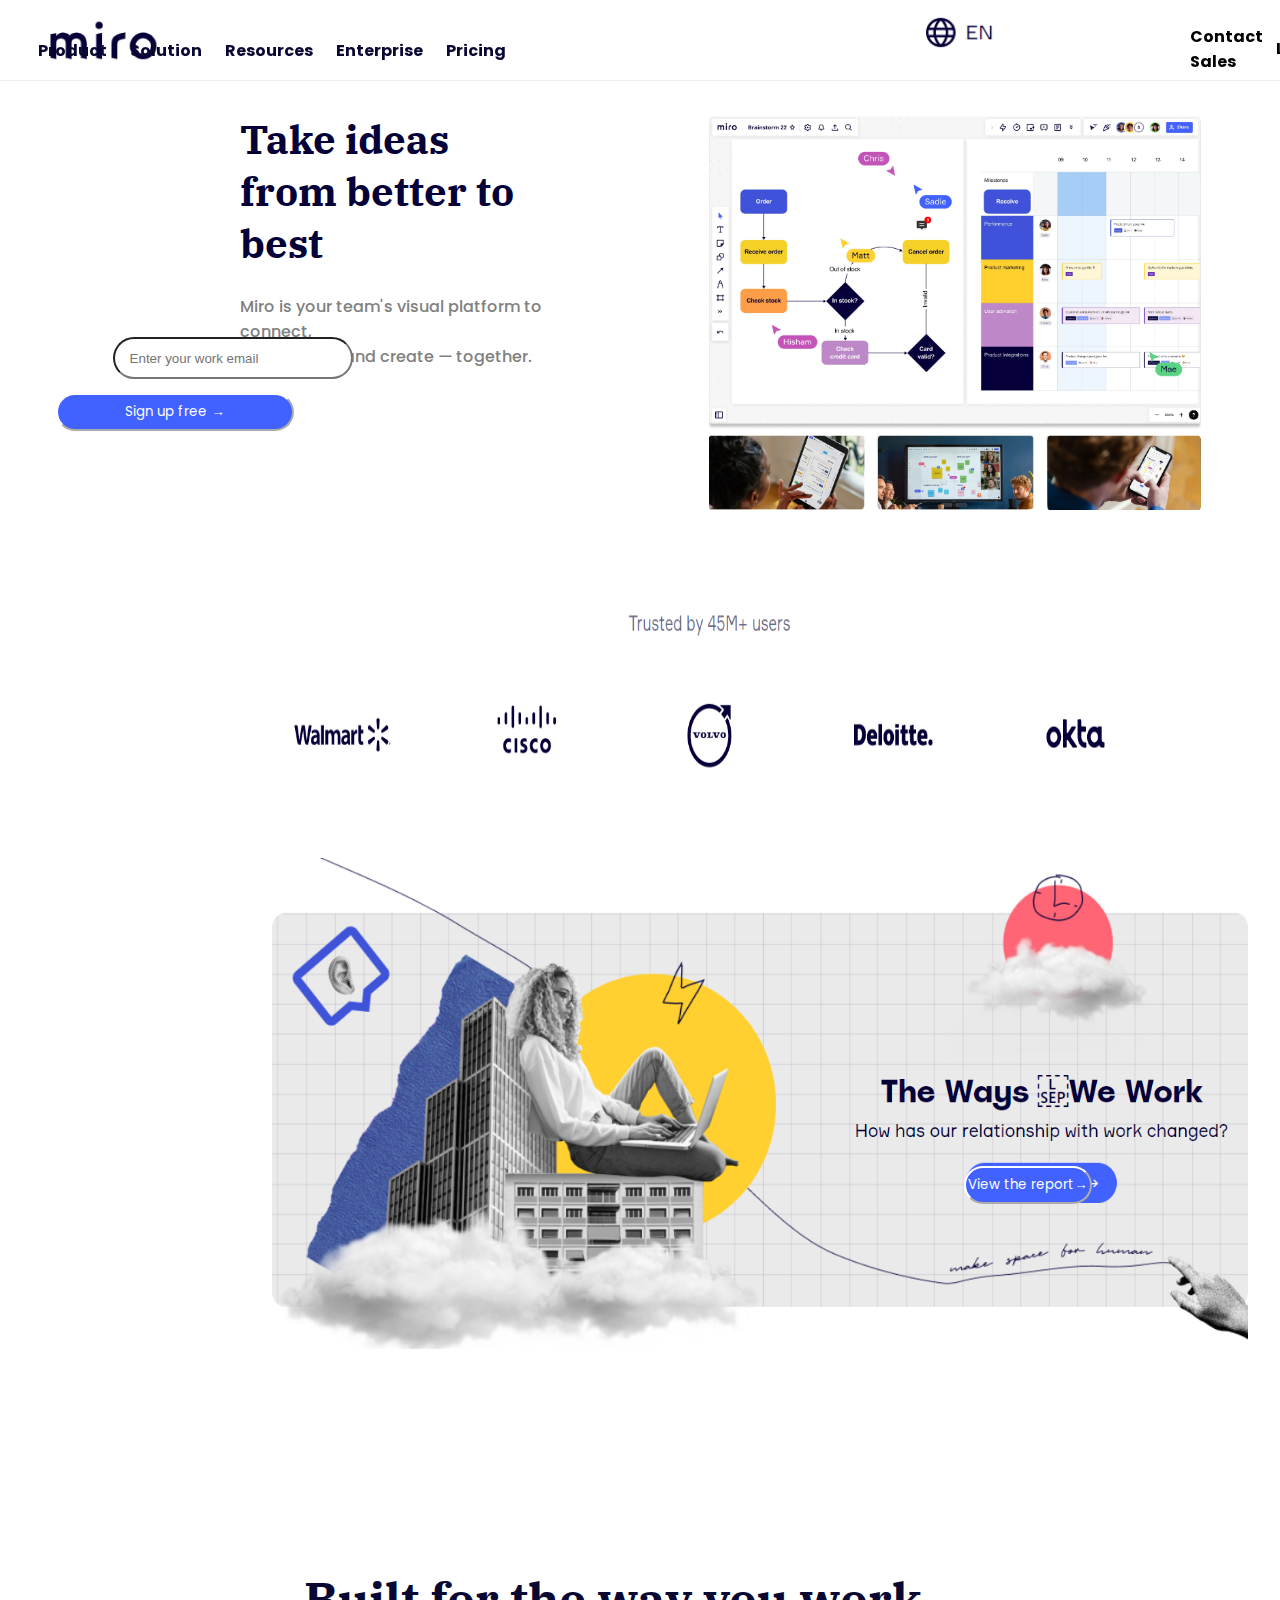
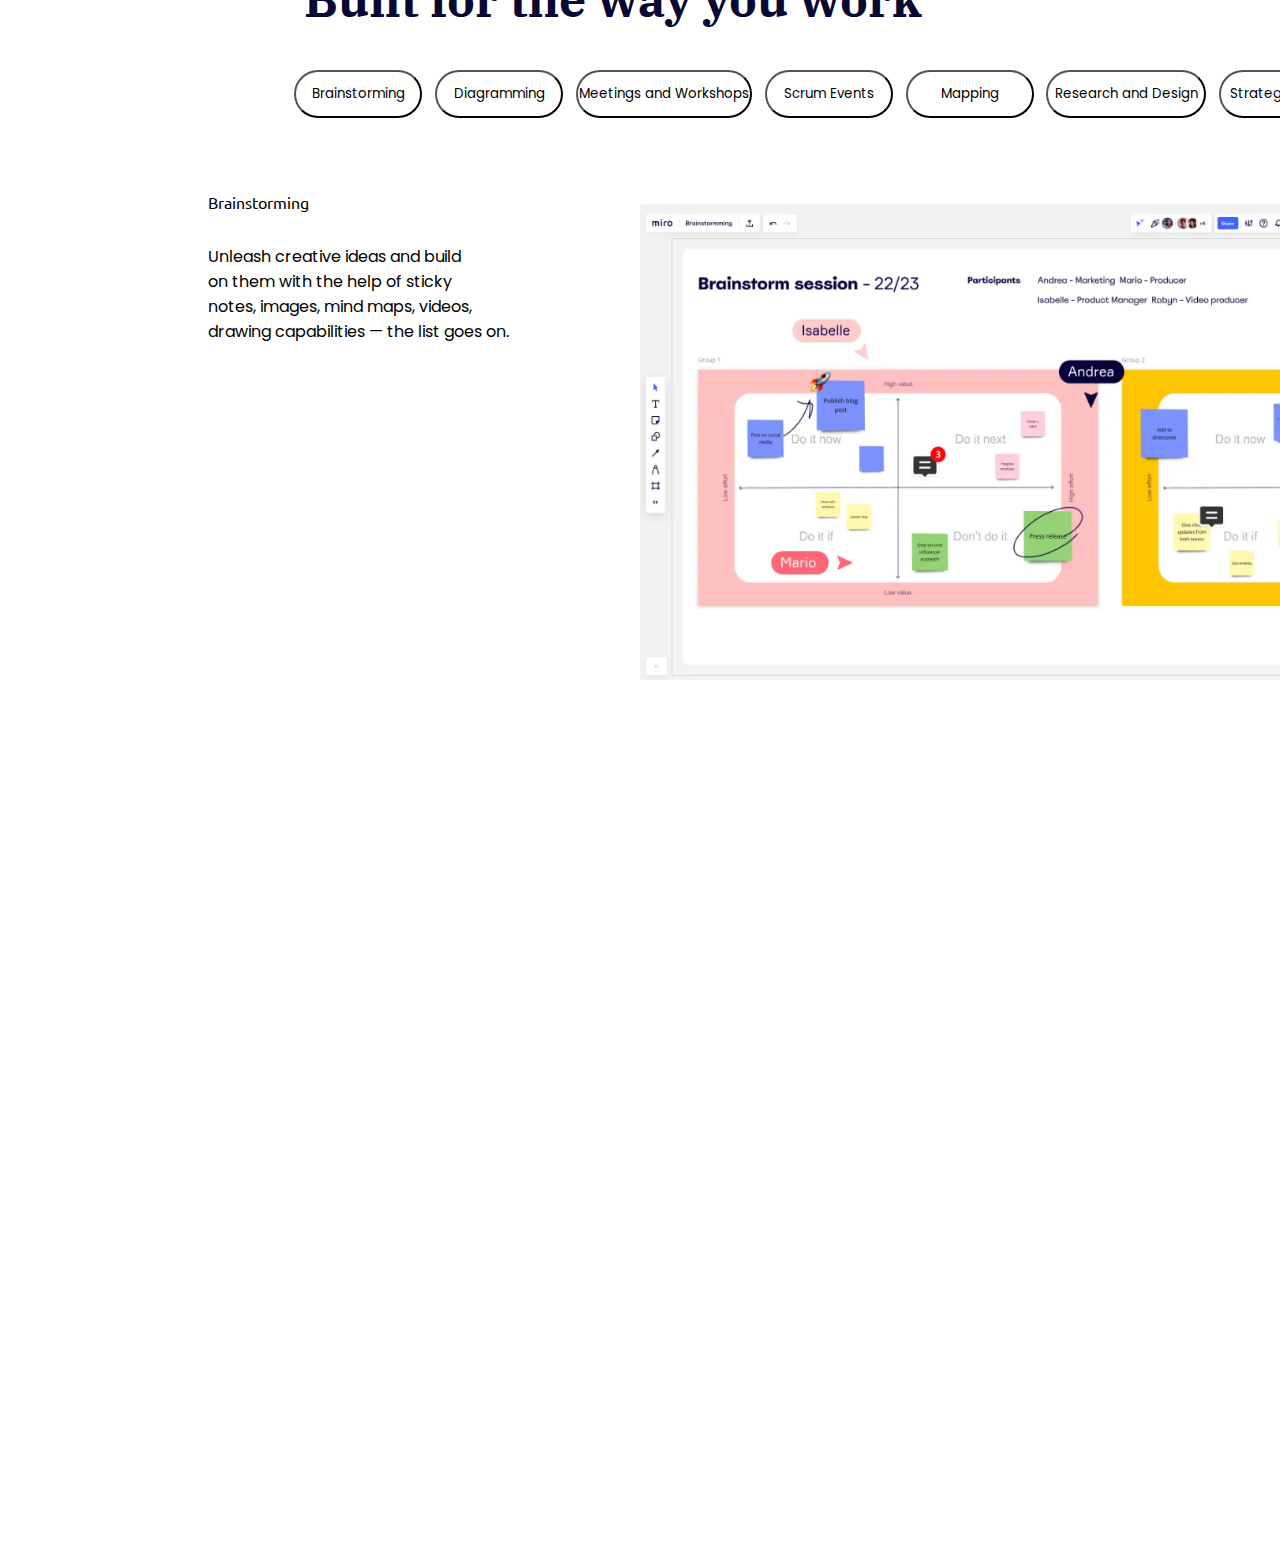
<file: index.html>
<!DOCTYPE html>
<html lang="en">

<head>
    <meta charset="UTF-8">
    <meta http-equiv="X-UA-Compatible" content="IE=edge">
    <meta name="viewport" content="width=device-width, initial-scale=1.0">
    <title>Miro</title>
    <link rel="stylesheet" href="style.css">
    <link rel="stylesheet" href="utility.css">
</head>

<body class="">
    <div class="container ">
        <header class="head ">

            <img class="logo" src="images/miro.png" alt="miro">
            <ul class="top flex items-center justify-center bold">
                <li>Product</li>
                <li>Solution</li>
                <li>Resources</li>
                <li>Enterprise</li>
                <li>Pricing</li>
            </ul>
            <nav class="left">
                <img src="images/eng.png" alt="language">
                <ul class="topleft bold flex items-center justify-center">
                    <li>Contact Sales</li>
                    <li>Login</li>
                    <li><button class="btn bold"> <a target="_blank" class="link" href="index2.html">Sign up free
                                <span>&#8594;</span></a></button></li>
                </ul>
            </nav>


        </header>

        <section1 class="flex flex-row">
            <div class="left1 flex flex-col">
                <p id="tag"> Take ideas from better to best</p>
                <p> <br>

                    Miro is your team's visual platform to connect, <br> collaborate, and create — together.</p>
            </div>
            <div class="right1 flex ">
                <img src="images/img1.png" alt="">
            </div>
            <input type="email" name="mail" placeholder=" &nbsp;&nbsp; Enter your work email" id="Email">
            <button class="btn1"><a target="_blank" class="link" href="index2.html"> Sign up free
                    <span>&#8594;</span></a></button>
        </section1>
        <br><br><br><br>
        <img class="img2" src="images/img2.png" alt="">

        <section2>
            <img class="ImgBtn" src="images/ImgBtn.png" alt="">
            <button class="btn2"> View the report<span>&#8594;</span></button>
        </section2>

        <section3>
            <p class="subhead2">Built for the way you work</p>
            <ul class="flex changeButtons">
                <li><button class="btn3" id="brainStorm">Brainstorming</button></li>
                <li><button class="btn3" id="DiaGram"> Diagramming </button> </li>
                <li><button class="btn3a" id="MeetWork">Meetings and Workshops </button></li>
                <li><button class="btn3" id="ScrumEvent"> Scrum Events</button></li>
                <li><button class="btn3" id="MaP"> Mapping</button> </li>
                <li><button class="btn3b" id="RandD"> Research and Design </button></li>
                <li><button class="btn3c" id="SandP">Strategic Planning </button></li>
            </ul>
        </section3>

        <div class="left2 flex ">
            <div class="smallBox">
                <p class="leftHead" id="headChange">Brainstorming</p>
                <p class="leftContent" id="leftContent1">Unleash creative ideas and build <br> on them with the help of
                    sticky <br> notes, images, mind maps, videos,<br>
                    drawing capabilities — the list goes on.</p>
            </div>
            <img class="img3" id="img3" src="images/brainstorming.png" alt="">
        </div>

    </div>
    <script src="index.js"></script>
</body>

</html>
</file>
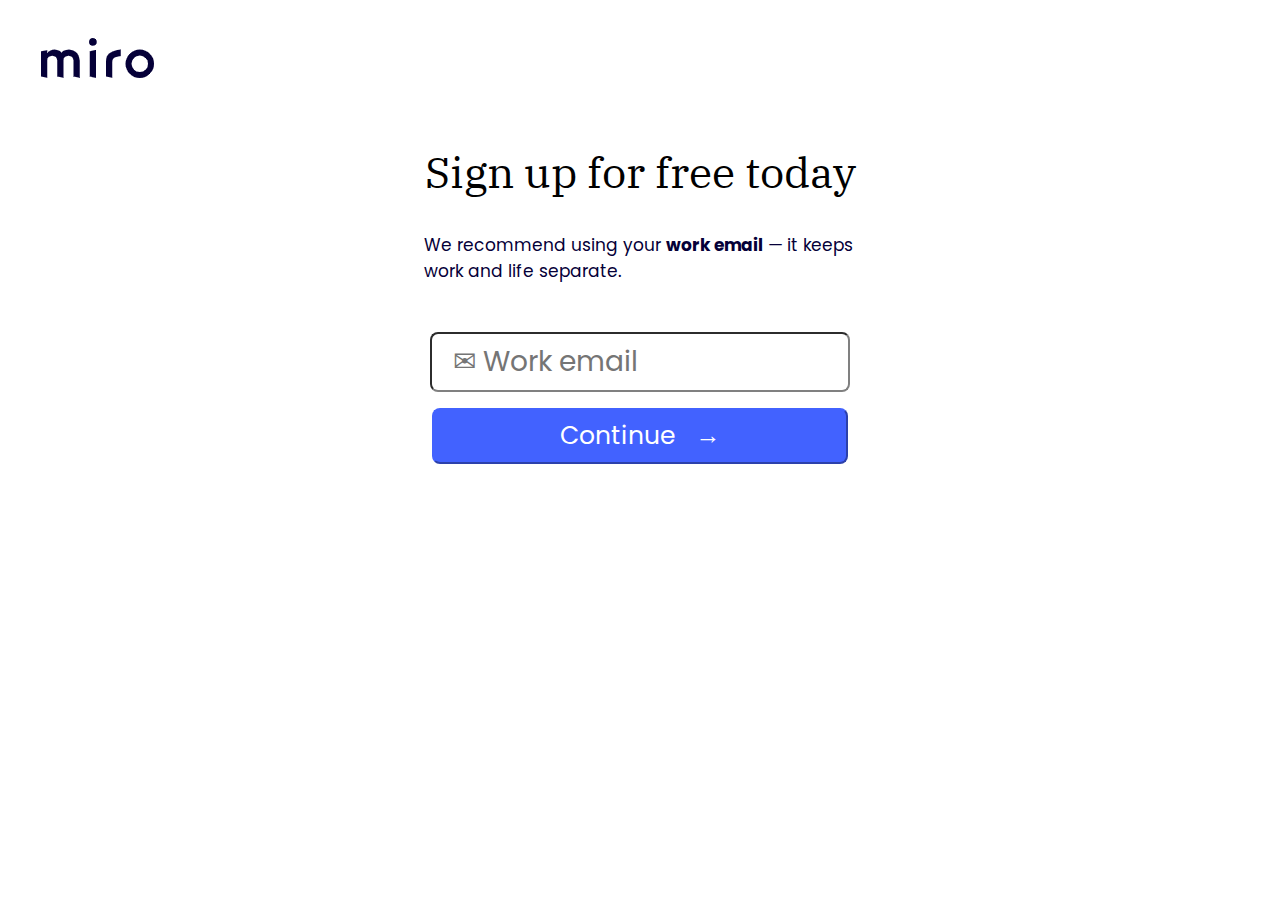
<file: index2.html>
<!DOCTYPE html>
<html lang="en">
<head>
    <meta charset="UTF-8">
    <meta http-equiv="X-UA-Compatible" content="IE=edge">
    <meta name="viewport" content="width=device-width, initial-scale=1.0">
    <title>Sign up</title>
    <link rel="stylesheet" href="new.css">
    <link rel="stylesheet" href="utility.css">
</head>
<body>
    <nav class="flex nav">
        <img src="images/miro.png" alt="logo">
        <ul class="topright flex flex-row">
            <li><img src="images/eng.png" alt="en"></li>
            <li><button class="btn2">Sign in</button></li>
        </ul>
    </nav>

    <section1 class="section1 flex flex-col justify-center items-center">
        <p class="head">Sign up for free today</p>
        <p class="content">We recommend using your <b>work email</b> — it keeps <br> work and life separate.</p>
        <input type="email" name="mail" placeholder=" &nbsp;&nbsp;&#9993; Work email" id="Email">
            <button class="btn1">Continue &nbsp <span>&#8594;</span></button>

    </section1>
</body>
</html>
</file>
<file: style.css>
.head{
    position: sticky;
    top: 0;
    left: 0;
    background-color: white;
    height: 5rem;
    border-bottom: 1px #f0f0f0 solid;
    z-index: 10;

}




section1{
    position: relative;
    top: 5rem;
}


.logo{
    position: relative;
    padding: 1rem;
    height: 7vh;
    left: 2vw;

}

.top{
    position: relative;
    top: -4.5rem;
    list-style: none;
    right: 23rem;
    cursor: pointer;
    font-family: Poppins, sans-serif;
    overflow-x: hidden;

    
}
.top li{
   padding: 0.89vw; 
   color: rgb(8, 8, 51);
   
}

.topleft{
    position: absolute;
    list-style: none;
    left: 74rem;
    top: 1.1rem;
    font-family: Poppins, sans-serif;
    cursor: pointer;
    padding: 0;

}

.topleft li{
    padding: 0.49vw;
}

.left img{
    position: relative;
    top: -15vh;
    left: 72vw;
    height: 4.5vh;
    cursor: pointer;

}



.btn{
    border-radius: 2rem;
    border-color: white;
    color:white;
    background-color:#4262ff;
    height: 2.99vw;
    width: 8vw;
    
}
.btn1{
    border-radius: 2rem;
    border-color: white;
    color: white;
    background-color: #4262ff;
    height: 2.99vw;
    width: 35vw;
    font-family: Poppins, sans-serif;
    cursor: pointer;
    position: relative;
    right: 61.6rem;
    top: 14.5rem;

}

.btn2{
    border-radius: 2rem;
    border-color: white;
    color: white;
    background-color: #4262ff;
    height: 2.99vw;
    width: 10vw;
    font-family: Poppins, sans-serif;
    cursor: pointer;
    position: relative;
    right: 1rem;
    bottom: 10rem;

}

.left1{
    position: relative;
    left: 15rem;
    top: -3rem;
    
}
#tag{
    font-family: 'IBM Plex Serif', serif;
    font-size: 2.5rem;
    font-weight: bold;
    color: #050038;

}

.left1 p{
    font-family: 'Poppins', sans-serif;
    color: grey;
   font-weight: 500;
   font-stretch: expanded;
}


.right1 img{
    position: relative;
    left: 25rem;
    height: 31vw;
    top: -3rem;
}

#Email{
    position: relative;
    right: 43rem;
    height: 3vw;
    width: 35vw;
    top: 11rem;
    border-radius: 2rem;
    overflow-x: hidden;

}

.img2{
    width: 65vw;
    padding: 3.5rem;
    height: 19vh;
    position: relative;
    left: 14rem;


}

.ImgBtn{
    position: relative;
    left: 17rem;
    height: 32rem;
    width: 61rem;

}

.subhead2{
    color: rgb(8, 8, 51);
    height: 4rem;
    position: absolute;
    left: 19rem;
    top: 98rem;
    font-family: 'IBM Plex Serif', serif;
    font-weight: bolder;
    font-size: 3rem;

}

.changeButtons{
    position: absolute;
    list-style: none;
    top: 104rem;
    left: 18rem;
    
}

.changeButtons li{
    padding: 0.4rem;
}

.btn3{
    border-radius: 2rem;
    background-color: white;
    width: 8rem;
    cursor: pointer;
    height: 3rem;
    font-family: 'Poppins', sans-serif;
    
}
.btn3a{
    border-radius: 2rem;
    background-color: white;
    width: 11rem;
    cursor: pointer;
    height: 3rem;
    font-family: 'Poppins', sans-serif;
    
}
.btn3b{
    border-radius: 2rem;
    background-color: white;
    width: 10rem;
    cursor: pointer;
    height: 3rem;
    font-family: 'Poppins', sans-serif;
    
}
.btn3c{
    border-radius: 2rem;
    background-color: white;
    width: 9rem;
    cursor: pointer;
    height: 3rem;
    font-family: 'Poppins', sans-serif;
    
}

.btn3:hover{
    background-color:#f1f3fd;
}
.btn3a:hover{
    background-color:#f1f3fd;
}
.btn3b:hover{
    background-color:#f1f3fd;
}
.btn3c:hover{
    background-color:#f1f3fd;
}

.left2{
    position: absolute;
    top: 190rem;
    left: 20rem;
}

#leftContent1{
    text-align: left;
}

.leftHead{
    position: relative;
    top: -78rem;
    font-family: 'Ubuntu', sans-serif;
    left: -7rem;
}

.leftContent{
    position: relative;
    top: -76rem;
    right: 7rem;
    font-family: 'Poppins', sans-serif;

}

.img3{
    left: 20rem;
    position: absolute;
    bottom: 55rem;
    height: 30rem;
    width: 43rem;

}
</file>
<file: utility.css>
@import url('https://fonts.googleapis.com/css2?family=IBM+Plex+Serif:wght@700&family=Poppins:wght@300&family=Ubuntu:wght@700&display=swap');
*{
    margin: 0;
    padding: 0;
    
}



.relative{
    position: relative;
}

.absolute{
    position: absolute;
}
.fixed{
    position: fixed;
}
.bold{
    font-weight: bold;
}

.flex{
    display: flex;
}

.flex-col{
    flex-direction: column;
}

.flex-row{
    flex-direction: row;
}

.items-center{
    align-items: center;
}
.justify-center{
    justify-content: center;
}

.link{
    color:white;
    text-decoration: none;
    font-family: Poppins, sans-serif;
    cursor: pointer;
}
</file>
<file: new.css>
.nav{
    position: absolute;
    top: 2rem;
    left: 2rem;
}

.topright{
    
    position: relative;
    left: 71rem;
    list-style: none;
}

.btn2{
    position: relative;
    top: -0.25rem;
    left: 2rem;
    padding: 0.2rem;
    border-radius: 0.45rem;
    width: 6.5rem;
    height: 3rem;
    background-color: white;
    cursor: pointer;
    border-color: #9b99af;
    color: #050038;
    font-family: 'Poppins', sans-serif;
    font-size: 15px;
}

.section1{
    position: relative;
    top: 8rem;
}

.head{
    font-family: 'IBM Plex Serif', serif;
    font-size: 2.7rem;
    padding: 1rem;
}

.content{
    padding: 1rem;
    width: 27rem;
    color: #050038;
    font-family: 'Poppins', sans-serif;
    font-size: 17px;

}

#Email{
    width: 26rem;
    height: 3.5rem;
    font-family: 'Poppins', sans-serif;
    font-size: 28px;
    position: relative;
    top: 2rem;
    border-radius: 0.5rem;
    border-color: grey;

}

.btn1{
    width: 26rem;
    height: 3.5rem;
    position: relative;
    background-color: #4262ff;
    border-radius: 0.5rem;
    border-color: #4262ff;
    cursor: pointer;
    font-family: 'Poppins', sans-serif;
    font-size: 25px;
    color: white;
    top: 3rem;
}
</file>
